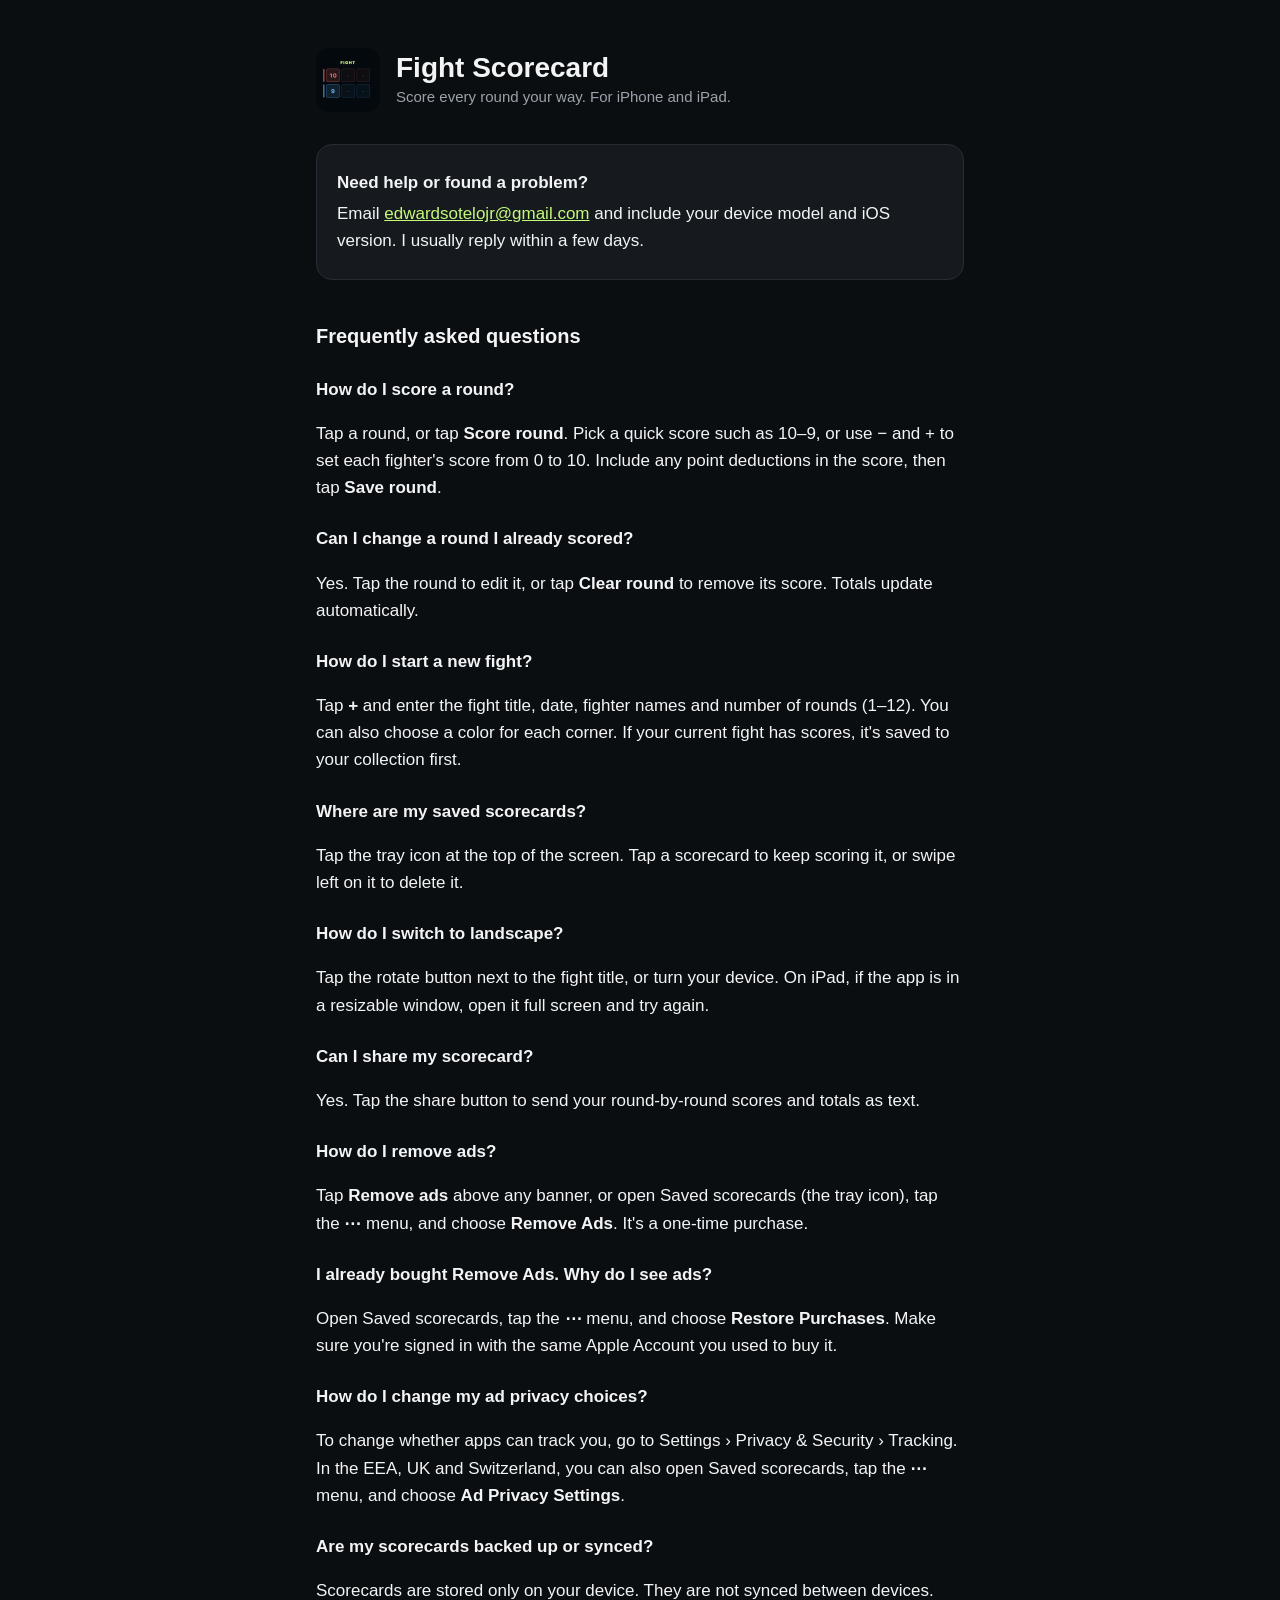
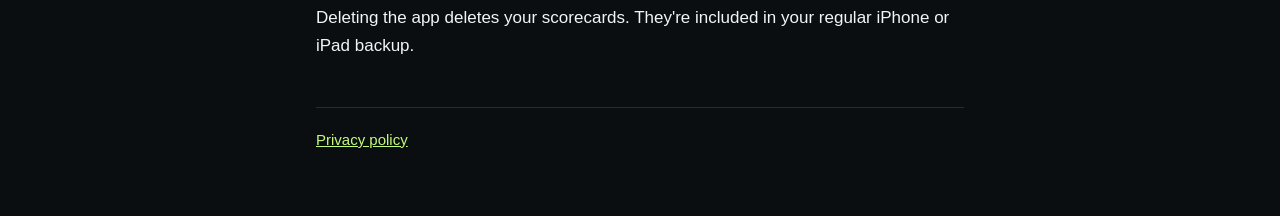
<file: index.html>
<!doctype html>
<html lang="en">
<head>
  <meta charset="utf-8">
  <meta name="viewport" content="width=device-width, initial-scale=1">
  <title>Fight Scorecard Support</title>
  <meta name="description" content="Help and contact information for the Fight Scorecard app for iPhone and iPad.">
  <link rel="icon" href="icon.png">
  <link rel="stylesheet" href="style.css">
</head>
<body>
<main>
  <header>
    <img src="icon.png" alt="">
    <div>
      <h1>Fight Scorecard</h1>
      <p>Score every round your way. For iPhone and iPad.</p>
    </div>
  </header>

  <div class="card">
    <p><strong>Need help or found a problem?</strong></p>
    <p>Email <a href="mailto:edwardsotelojr@gmail.com?subject=Fight%20Scorecard%20support">edwardsotelojr@gmail.com</a> and include your device model and iOS version. I usually reply within a few days.</p>
  </div>

  <h2>Frequently asked questions</h2>

  <h3>How do I score a round?</h3>
  <p>Tap a round, or tap <strong>Score round</strong>. Pick a quick score such as 10–9, or use − and + to set each fighter's score from 0 to 10. Include any point deductions in the score, then tap <strong>Save round</strong>.</p>

  <h3>Can I change a round I already scored?</h3>
  <p>Yes. Tap the round to edit it, or tap <strong>Clear round</strong> to remove its score. Totals update automatically.</p>

  <h3>How do I start a new fight?</h3>
  <p>Tap <strong>+</strong> and enter the fight title, date, fighter names and number of rounds (1–12). You can also choose a color for each corner. If your current fight has scores, it's saved to your collection first.</p>

  <h3>Where are my saved scorecards?</h3>
  <p>Tap the tray icon at the top of the screen. Tap a scorecard to keep scoring it, or swipe left on it to delete it.</p>

  <h3>How do I switch to landscape?</h3>
  <p>Tap the rotate button next to the fight title, or turn your device. On iPad, if the app is in a resizable window, open it full screen and try again.</p>

  <h3>Can I share my scorecard?</h3>
  <p>Yes. Tap the share button to send your round-by-round scores and totals as text.</p>

  <h3>How do I remove ads?</h3>
  <p>Tap <strong>Remove ads</strong> above any banner, or open Saved scorecards (the tray icon), tap the <strong>⋯</strong> menu, and choose <strong>Remove Ads</strong>. It's a one-time purchase.</p>

  <h3>I already bought Remove Ads. Why do I see ads?</h3>
  <p>Open Saved scorecards, tap the <strong>⋯</strong> menu, and choose <strong>Restore Purchases</strong>. Make sure you're signed in with the same Apple Account you used to buy it.</p>

  <h3>How do I change my ad privacy choices?</h3>
  <p>To change whether apps can track you, go to Settings › Privacy &amp; Security › Tracking. In the EEA, UK and Switzerland, you can also open Saved scorecards, tap the <strong>⋯</strong> menu, and choose <strong>Ad Privacy Settings</strong>.</p>

  <h3>Are my scorecards backed up or synced?</h3>
  <p>Scorecards are stored only on your device. They are not synced between devices. Deleting the app deletes your scorecards. They're included in your regular iPhone or iPad backup.</p>

  <nav>
    <a href="privacy.html">Privacy policy</a>
  </nav>
</main>
</body>
</html>
</file>
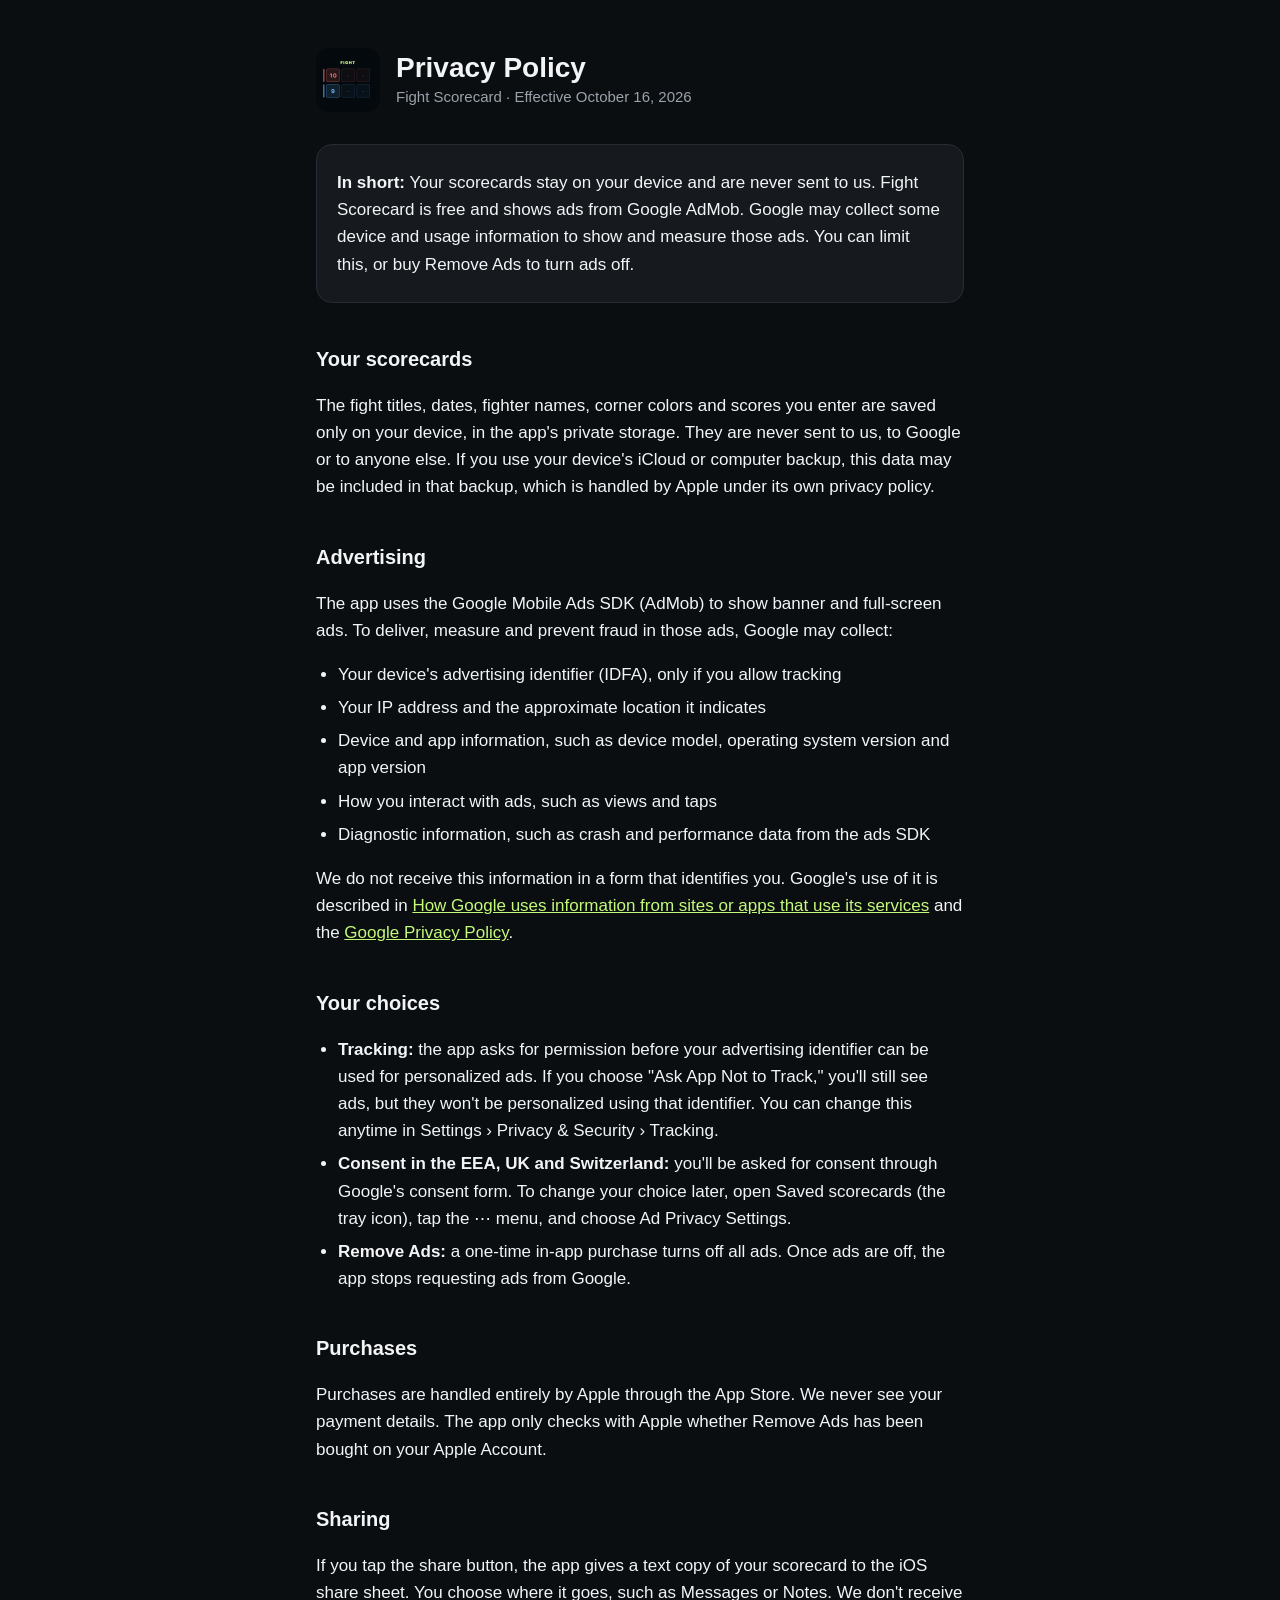
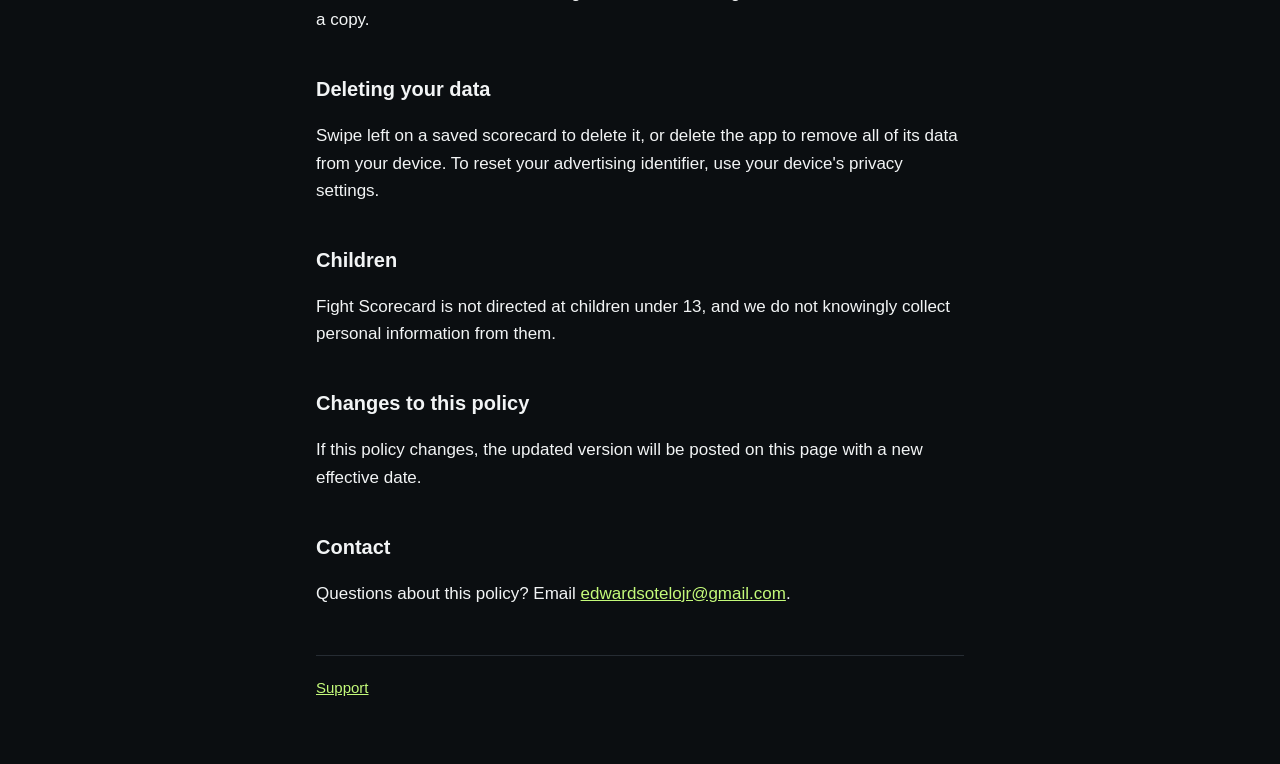
<file: privacy.html>
<!doctype html>
<html lang="en">
<head>
  <meta charset="utf-8">
  <meta name="viewport" content="width=device-width, initial-scale=1">
  <title>Fight Scorecard Privacy</title>
  <meta name="description" content="Privacy policy for the Fight Scorecard app for iPhone and iPad.">
  <link rel="icon" href="icon.png">
  <link rel="stylesheet" href="style.css">
</head>
<body>
<main>
  <header>
    <img src="icon.png" alt="">
    <div>
      <h1>Privacy Policy</h1>
      <p>Fight Scorecard · Effective October 16, 2026</p>
    </div>
  </header>

  <div class="card">
    <p><strong>In short:</strong> Your scorecards stay on your device and are never sent to us. Fight Scorecard is free and shows ads from Google AdMob. Google may collect some device and usage information to show and measure those ads. You can limit this, or buy Remove Ads to turn ads off.</p>
  </div>

  <h2>Your scorecards</h2>
  <p>The fight titles, dates, fighter names, corner colors and scores you enter are saved only on your device, in the app's private storage. They are never sent to us, to Google or to anyone else. If you use your device's iCloud or computer backup, this data may be included in that backup, which is handled by Apple under its own privacy policy.</p>

  <h2>Advertising</h2>
  <p>The app uses the Google Mobile Ads SDK (AdMob) to show banner and full-screen ads. To deliver, measure and prevent fraud in those ads, Google may collect:</p>
  <ul>
    <li>Your device's advertising identifier (IDFA), only if you allow tracking</li>
    <li>Your IP address and the approximate location it indicates</li>
    <li>Device and app information, such as device model, operating system version and app version</li>
    <li>How you interact with ads, such as views and taps</li>
    <li>Diagnostic information, such as crash and performance data from the ads SDK</li>
  </ul>
  <p>We do not receive this information in a form that identifies you. Google's use of it is described in <a href="https://policies.google.com/technologies/partner-sites">How Google uses information from sites or apps that use its services</a> and the <a href="https://policies.google.com/privacy">Google Privacy Policy</a>.</p>

  <h2>Your choices</h2>
  <ul>
    <li><strong>Tracking:</strong> the app asks for permission before your advertising identifier can be used for personalized ads. If you choose "Ask App Not to Track," you'll still see ads, but they won't be personalized using that identifier. You can change this anytime in Settings › Privacy &amp; Security › Tracking.</li>
    <li><strong>Consent in the EEA, UK and Switzerland:</strong> you'll be asked for consent through Google's consent form. To change your choice later, open Saved scorecards (the tray icon), tap the ⋯ menu, and choose Ad Privacy Settings.</li>
    <li><strong>Remove Ads:</strong> a one-time in-app purchase turns off all ads. Once ads are off, the app stops requesting ads from Google.</li>
  </ul>

  <h2>Purchases</h2>
  <p>Purchases are handled entirely by Apple through the App Store. We never see your payment details. The app only checks with Apple whether Remove Ads has been bought on your Apple Account.</p>

  <h2>Sharing</h2>
  <p>If you tap the share button, the app gives a text copy of your scorecard to the iOS share sheet. You choose where it goes, such as Messages or Notes. We don't receive a copy.</p>

  <h2>Deleting your data</h2>
  <p>Swipe left on a saved scorecard to delete it, or delete the app to remove all of its data from your device. To reset your advertising identifier, use your device's privacy settings.</p>

  <h2>Children</h2>
  <p>Fight Scorecard is not directed at children under 13, and we do not knowingly collect personal information from them.</p>

  <h2>Changes to this policy</h2>
  <p>If this policy changes, the updated version will be posted on this page with a new effective date.</p>

  <h2>Contact</h2>
  <p>Questions about this policy? Email <a href="mailto:edwardsotelojr@gmail.com?subject=Fight%20Scorecard%20privacy">edwardsotelojr@gmail.com</a>.</p>

  <nav>
    <a href="index.html">Support</a>
  </nav>
</main>
</body>
</html>
</file>
<file: style.css>
:root {
  --bg: #0b0e11;
  --panel: #161a1f;
  --text: #f2f4f5;
  --muted: #9aa3ab;
  --accent: #c4fa7a;
  --line: #262c33;
  color-scheme: dark;
}

* { box-sizing: border-box; }

body {
  margin: 0;
  background: var(--bg);
  color: var(--text);
  font: 17px/1.6 -apple-system, BlinkMacSystemFont, "SF Pro Text", "Segoe UI", Roboto, sans-serif;
}

main {
  max-width: 680px;
  margin: 0 auto;
  padding: 48px 16px 64px;
}

header {
  display: flex;
  align-items: center;
  gap: 16px;
  margin-bottom: 32px;
}

header img {
  width: 64px;
  height: 64px;
  border-radius: 14px;
}

header p { margin: 0; color: var(--muted); font-size: 15px; }

h1 { margin: 0; font-size: 28px; line-height: 1.2; }
h2 { margin: 40px 0 8px; font-size: 20px; }
h3 { margin: 24px 0 4px; font-size: 17px; }

a { color: var(--accent); }

ul { padding-left: 22px; }
li { margin: 6px 0; }

.card {
  background: var(--panel);
  border: 1px solid var(--line);
  border-radius: 16px;
  padding: 20px;
  margin: 24px 0;
}

.card p { margin: 4px 0; }

nav {
  margin-top: 48px;
  padding-top: 20px;
  border-top: 1px solid var(--line);
  font-size: 15px;
}

nav a { margin-right: 20px; }
</file>
